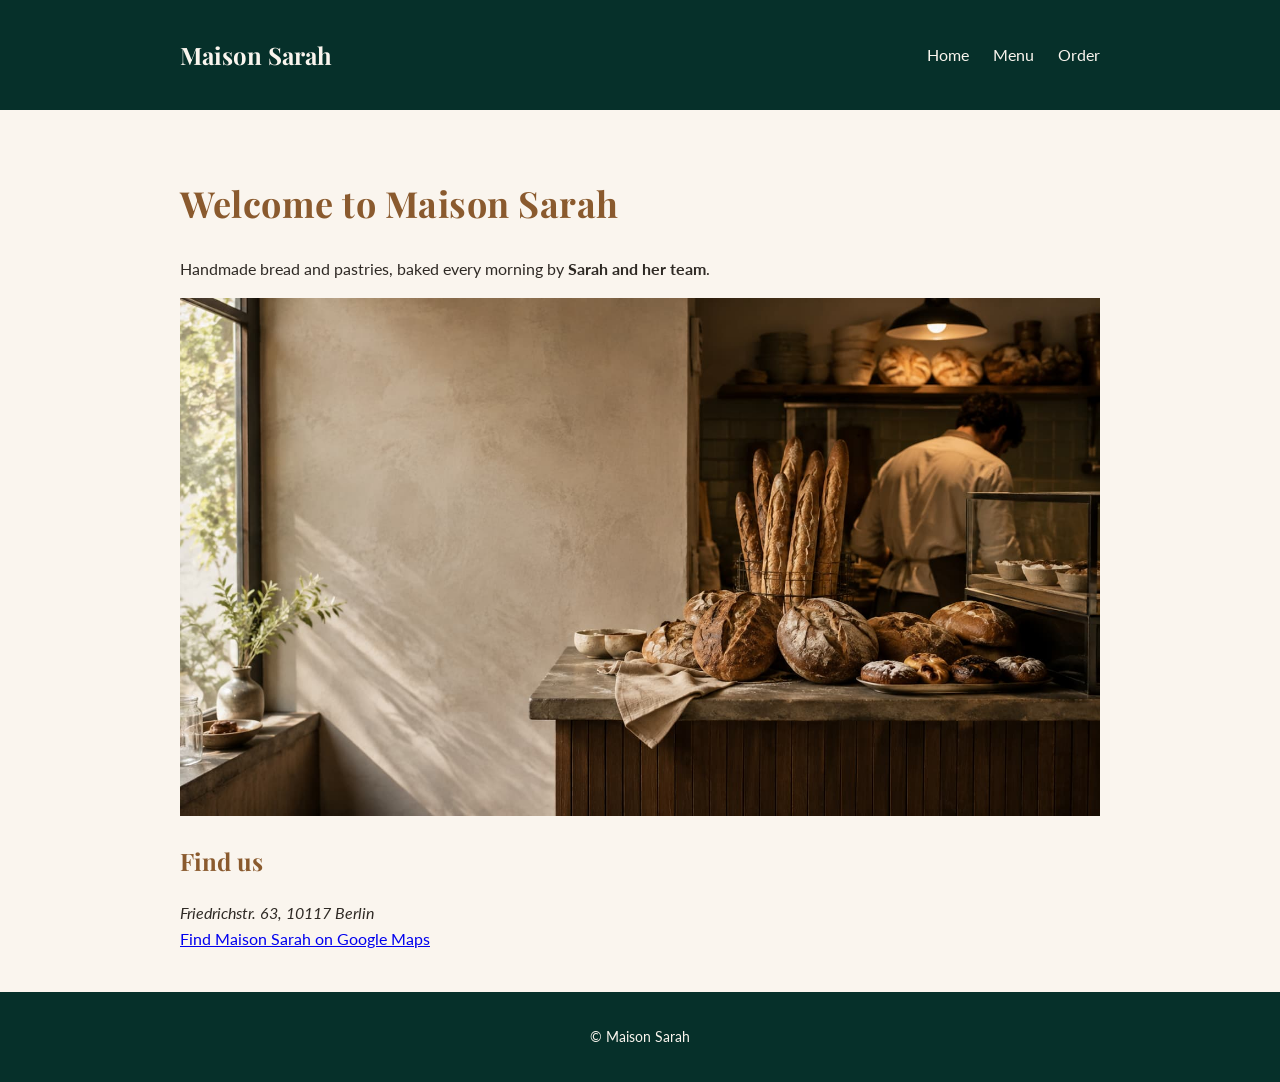
<file: index.html>
<!doctype html>
<html lang="en">
  <head>
    <meta charset="UTF-8" />
    <meta name="viewport" content="width=device-width, initial-scale=1.0" />
    <link rel="preconnect" href="https://fonts.googleapis.com" />
    <link rel="preconnect" href="https://fonts.gstatic.com" crossorigin />
    <link
      href="https://fonts.googleapis.com/css2?family=Lato:wght@400;700&family=Playfair+Display:wght@600;700&display=swap"
      rel="stylesheet"
    />
    <link rel="stylesheet" href="styles.css" />
    <title>Maison Sarah</title>
  </head>
  <body>
    <header>
      <div class="container header-bar">
        <p class="brand">Maison Sarah</p>
        <nav>
          <a href="index.html">Home</a>
          <a href="menu.html">Menu</a>
          <a href="order.html">Order</a>
        </nav>
      </div>
    </header>
    <main>
      <div class="container">
        <h1>Welcome to Maison Sarah</h1>
        <p>
          Handmade bread and pastries, baked every morning by
          <strong>Sarah and her team</strong>.
        </p>
        <img
          src="images/hero-bakery.jpg"
          alt="The counter of Maison Sarah with fresh loaves stacked on wooden shelves."
        />
        <section>
          <h2>Find us</h2>
          <address>Friedrichstr. 63, 10117 Berlin</address>
          <a
            href="https://maps.app.goo.gl/iGQebUSmB9RdaXQQ9"
            target="_blank"
            rel="noopener"
            >Find Maison Sarah on Google Maps</a
          >
        </section>
      </div>
    </main>
    <footer>
      <p>&copy; Maison Sarah</p>
    </footer>
  </body>
</html>
</file>
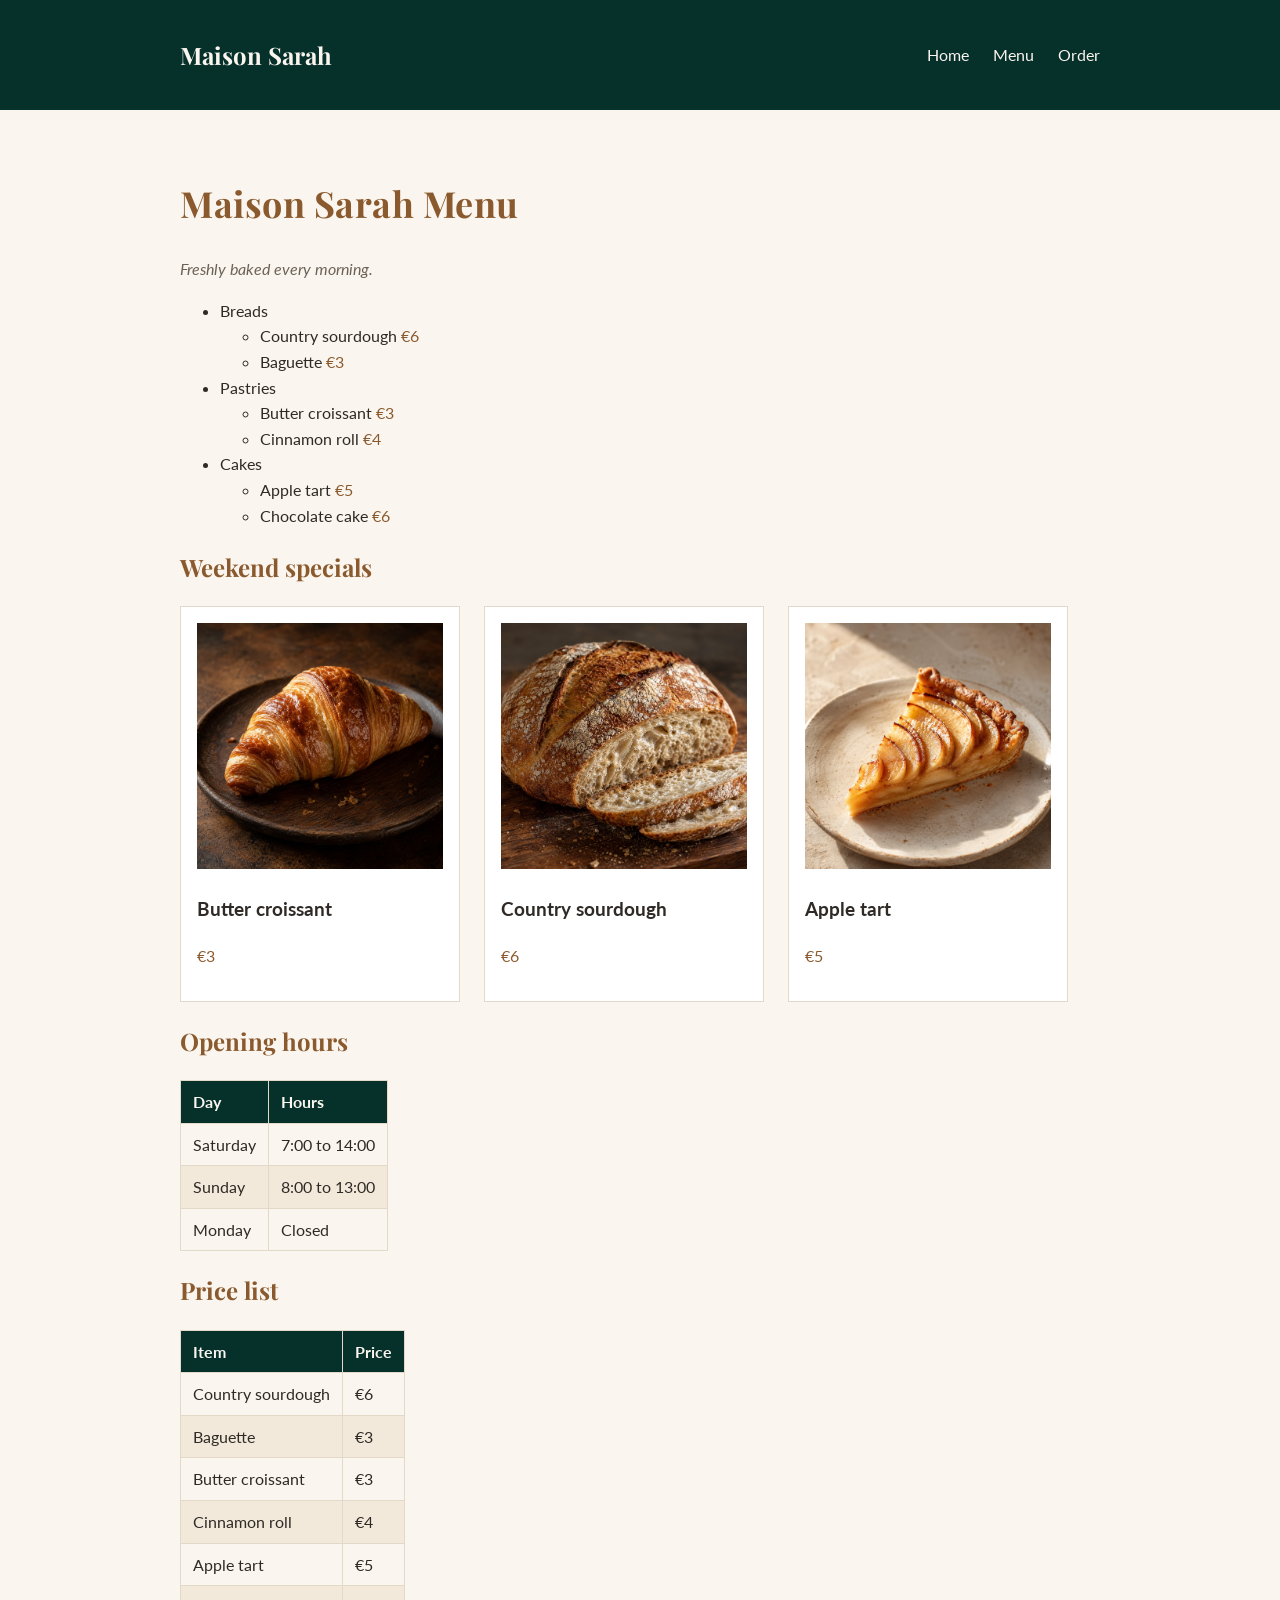
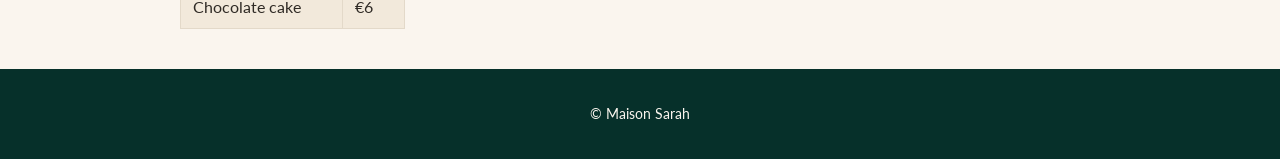
<file: menu.html>
<!doctype html>
<html lang="en">
  <head>
    <meta charset="UTF-8" />
    <meta name="viewport" content="width=device-width, initial-scale=1.0" />
    <link rel="preconnect" href="https://fonts.googleapis.com" />
    <link rel="preconnect" href="https://fonts.gstatic.com" crossorigin />
    <link
      href="https://fonts.googleapis.com/css2?family=Lato:wght@400;700&family=Playfair+Display:wght@600;700&display=swap"
      rel="stylesheet"
    />
    <link rel="stylesheet" href="styles.css" />
    <title>Menu | Maison Sarah</title>
  </head>
  <body>
    <header>
      <div class="container header-bar">
        <p class="brand">Maison Sarah</p>
        <nav>
          <a href="index.html">Home</a>
          <a href="menu.html">Menu</a>
          <a href="order.html">Order</a>
        </nav>
      </div>
    </header>
    <main>
      <div class="container">
        <h1>Maison Sarah Menu</h1>
        <p class="tagline">Freshly baked every morning.</p>
        <ul>
          <li>
            Breads
            <ul>
              <li>Country sourdough <span class="price">€6</span></li>
              <li>Baguette <span class="price">€3</span></li>
            </ul>
          </li>
          <li>
            Pastries
            <ul>
              <li>Butter croissant <span class="price">€3</span></li>
              <li>Cinnamon roll <span class="price">€4</span></li>
            </ul>
          </li>
          <li>
            Cakes
            <ul>
              <li>Apple tart <span class="price">€5</span></li>
              <li>Chocolate cake <span class="price">€6</span></li>
            </ul>
          </li>
        </ul>
        <section>
          <h2>Weekend specials</h2>
          <div class="card-row">
            <article class="card">
              <img
                src="images/croissant.jpg"
                alt="A golden butter croissant from Maison Sarah on a wooden plate."
              />
              <h3>Butter croissant</h3>
              <p class="price">€3</p>
            </article>

            <article class="card">
              <img
                src="images/sourdough.jpg"
                alt="A sliced country sourdough loaf from Maison Sarah on a wooden board."
              />
              <h3>Country sourdough</h3>
              <p class="price">€6</p>
            </article>

            <article class="card">
              <img
                src="images/apple-tart.jpg"
                alt="A slice of apple tart from Maison Sarah with a golden pastry crust."
              />
              <h3>Apple tart</h3>
              <p class="price">€5</p>
            </article>
          </div>
        </section>
        <section>
          <h2>Opening hours</h2>
          <table>
            <thead>
              <tr>
                <th>Day</th>
                <th>Hours</th>
              </tr>
            </thead>
            <tbody>
              <tr>
                <td>Saturday</td>
                <td>7:00 to 14:00</td>
              </tr>
              <tr>
                <td>Sunday</td>
                <td>8:00 to 13:00</td>
              </tr>
              <tr>
                <td>Monday</td>
                <td>Closed</td>
              </tr>
            </tbody>
          </table>
        </section>
        <section>
          <h2>Price list</h2>
          <table>
            <thead>
              <tr>
                <th>Item</th>
                <th>Price</th>
              </tr>
            </thead>
            <tbody>
              <tr>
                <td>Country sourdough</td>
                <td>€6</td>
              </tr>
              <tr>
                <td>Baguette</td>
                <td>€3</td>
              </tr>
              <tr>
                <td>Butter croissant</td>
                <td>€3</td>
              </tr>
              <tr>
                <td>Cinnamon roll</td>
                <td>€4</td>
              </tr>
              <tr>
                <td>Apple tart</td>
                <td>€5</td>
              </tr>
              <tr>
                <td>Chocolate cake</td>
                <td>€6</td>
              </tr>
            </tbody>
          </table>
        </section>
      </div>
    </main>
    <footer>
      <p>&copy; Maison Sarah</p>
    </footer>
  </body>
</html>
</file>
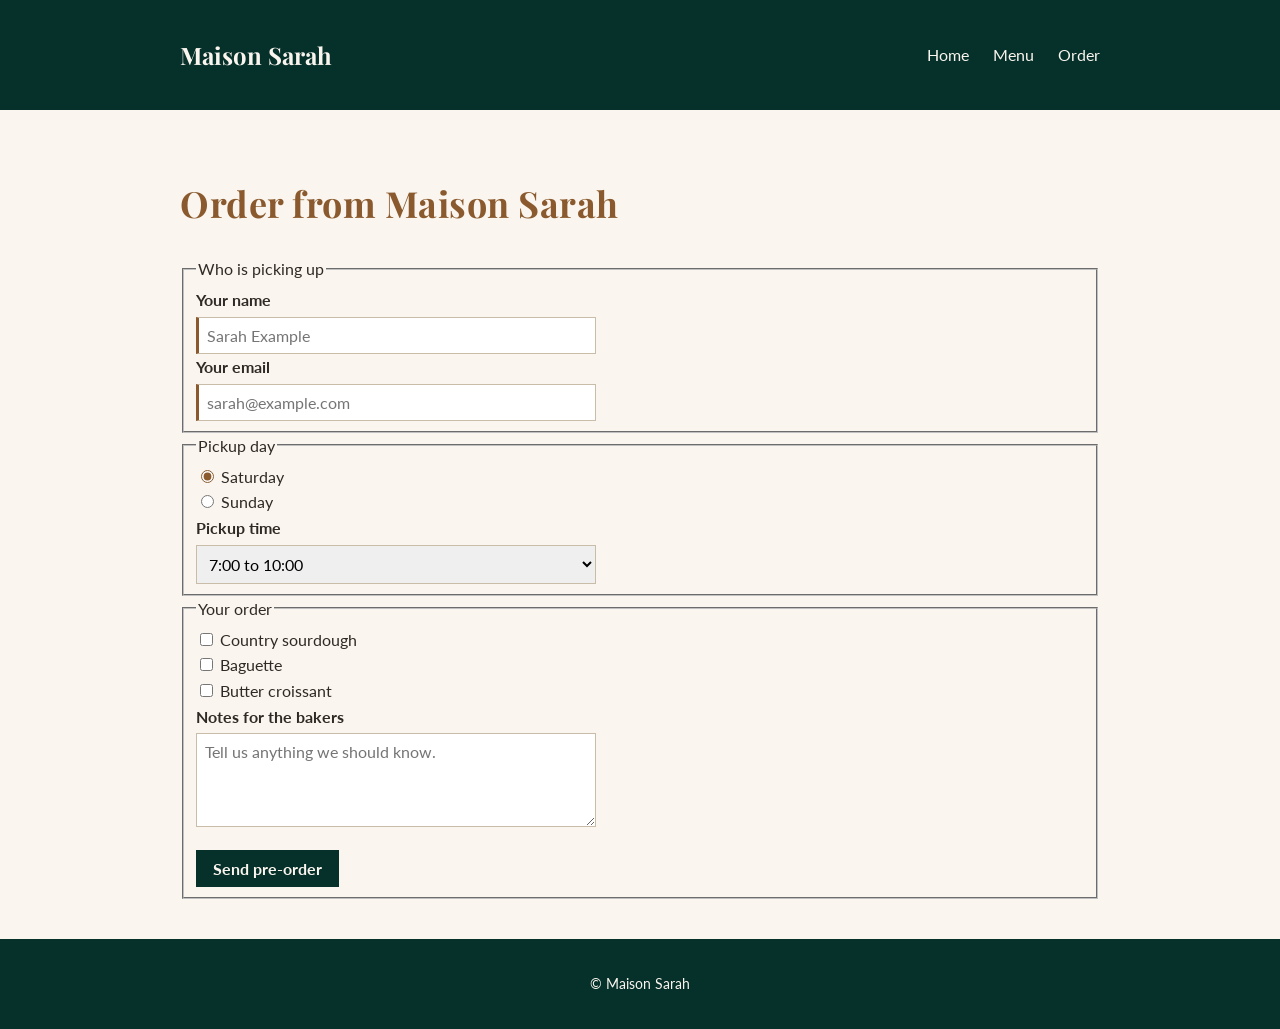
<file: order.html>
<!doctype html>
<html lang="en">
  <head>
    <meta charset="UTF-8" />
    <meta name="viewport" content="width=device-width, initial-scale=1.0" />
    <link rel="preconnect" href="https://fonts.googleapis.com" />
    <link rel="preconnect" href="https://fonts.gstatic.com" crossorigin />
    <link
      href="https://fonts.googleapis.com/css2?family=Lato:wght@400;700&family=Playfair+Display:wght@600;700&display=swap"
      rel="stylesheet"
    />
    <link rel="stylesheet" href="styles.css" />
    <title>Order | Maison Sarah</title>
  </head>
  <body>
    <header>
      <div class="container header-bar">
        <p class="brand">Maison Sarah</p>
        <nav>
          <a href="index.html">Home</a>
          <a href="menu.html">Menu</a>
          <a href="order.html">Order</a>
        </nav>
      </div>
    </header>
    <main>
      <div class="container">
        <h1>Order from Maison Sarah</h1>
        <form action="#" method="get">
          <fieldset>
            <legend>Who is picking up</legend>

            <label for="customer-name">Your name</label>
            <input
              class="field"
              type="text"
              id="customer-name"
              name="customer-name"
              required
              placeholder="Sarah Example"
            />

            <label for="customer-email">Your email</label>
            <input
              class="field"
              type="email"
              id="customer-email"
              name="customer-email"
              required
              placeholder="sarah@example.com"
            />
          </fieldset>

          <fieldset>
            <legend>Pickup day</legend>

            <div class="choice">
              <input
                type="radio"
                id="day-saturday"
                name="pickup-day"
                value="saturday"
                checked
              />
              <label for="day-saturday">Saturday</label>
            </div>

            <div class="choice">
              <input
                type="radio"
                id="day-sunday"
                name="pickup-day"
                value="sunday"
              />
              <label for="day-sunday">Sunday</label>
            </div>

            <label for="pickup-time">Pickup time</label>
            <select class="field" id="pickup-time" name="pickup-time">
              <option value="morning">7:00 to 10:00</option>
              <option value="midday">10:00 to 14:00</option>
            </select>
          </fieldset>

          <fieldset>
            <legend>Your order</legend>

            <div class="choice">
              <input
                type="checkbox"
                id="product-sourdough"
                name="product"
                value="country-sourdough"
              />
              <label for="product-sourdough">Country sourdough</label>
            </div>

            <div class="choice">
              <input
                type="checkbox"
                id="product-baguette"
                name="product"
                value="baguette"
              />
              <label for="product-baguette">Baguette</label>
            </div>

            <div class="choice">
              <input
                type="checkbox"
                id="product-croissant"
                name="product"
                value="butter-croissant"
              />
              <label for="product-croissant">Butter croissant</label>
            </div>

            <label for="order-notes">Notes for the bakers</label>
            <textarea
              class="field"
              id="order-notes"
              name="order-notes"
              rows="4"
              placeholder="Tell us anything we should know."
            ></textarea>

            <button type="submit">Send pre-order</button>
          </fieldset>
        </form>
      </div>
    </main>
    <footer>
      <p>&copy; Maison Sarah</p>
    </footer>
  </body>
</html>
</file>
<file: styles.css>
* {
  box-sizing: border-box;
}

html {
  font-size: 62.5%;
}

body {
  font-family: "Lato", sans-serif;
  font-size: 1.6rem;
  line-height: 1.6;
  background-color: #faf5ee;
  color: #2f2a25;
  margin: 0;
}

header,
footer {
  background-color: #06302a;
  color: #faf5ee;
  text-align: center;
}

h1,
h2 {
  color: #8a5a2e;
  font-family: "Playfair Display", serif;
}

h1 {
  font-size: 3.6rem;
  letter-spacing: 0.05rem;
}

h2 {
  font-size: 2.4rem;
}

.brand {
  color: #faf5ee;
  font-family: "Playfair Display", serif;
  font-size: 2.4rem;
  font-weight: 700;
}

.tagline {
  color: #6b6257;
  font-style: italic;
}

.price {
  color: #8a5a2e;
}

nav a {
  color: #faf5ee;
  text-decoration: none;
}

footer p {
  font-size: 1.4rem;
}

.container {
  max-width: 96rem;
  margin: 0 auto;
  padding: 0 2rem;
}

.header-bar {
  display: flex;
  justify-content: space-between;
  align-items: center;
  padding: 1.2rem 2rem;
}

nav {
  display: flex;
  gap: 2.4rem;
}

main {
  padding: 4rem 0;
}

footer {
  padding: 2rem 0;
}

main img {
  max-width: 100%;
}

.card-row {
  display: flex;
  flex-wrap: wrap;
  gap: 2.4rem;
}

.card {
  background-color: #ffffff;
  border: 1px solid #e3d9c9;
  padding: 1.6rem;
  max-width: 28rem;
}

.card img {
  width: 100%;
}

table {
  border-collapse: collapse;
}

th,
td {
  border: 1px solid #e3d9c9;
  padding: 0.8rem 1.2rem;
  text-align: left;
}

th {
  background-color: #06302a;
  color: #faf5ee;
}

tbody tr:nth-child(even) {
  background-color: #f2e9db;
}

.field {
  font-family: "Lato", sans-serif;
  font-size: 1.6rem;
  padding: 0.8rem;
  border: 1px solid #c9bda9;
  width: 100%;
  max-width: 40rem;
}

.field:focus {
  outline: 3px solid #e9b872;
}

.field:required {
  border-left: 3px solid #8a5a2e;
}

input {
  accent-color: #8a5a2e;
}

label {
  display: block;
  font-weight: 700;
  margin-bottom: 0.4rem;
}

.choice label {
  display: inline;
  font-weight: 400;
}

button[type="submit"] {
  display: block;
  margin-top: 1.6rem;
  font-family: "Lato", sans-serif;
  font-size: 1.6rem;
  font-weight: 700;
  background-color: #06302a;
  color: #faf5ee;
  border: 1px solid #06302a;
  padding: 0.8rem 1.6rem;
}
</file>
